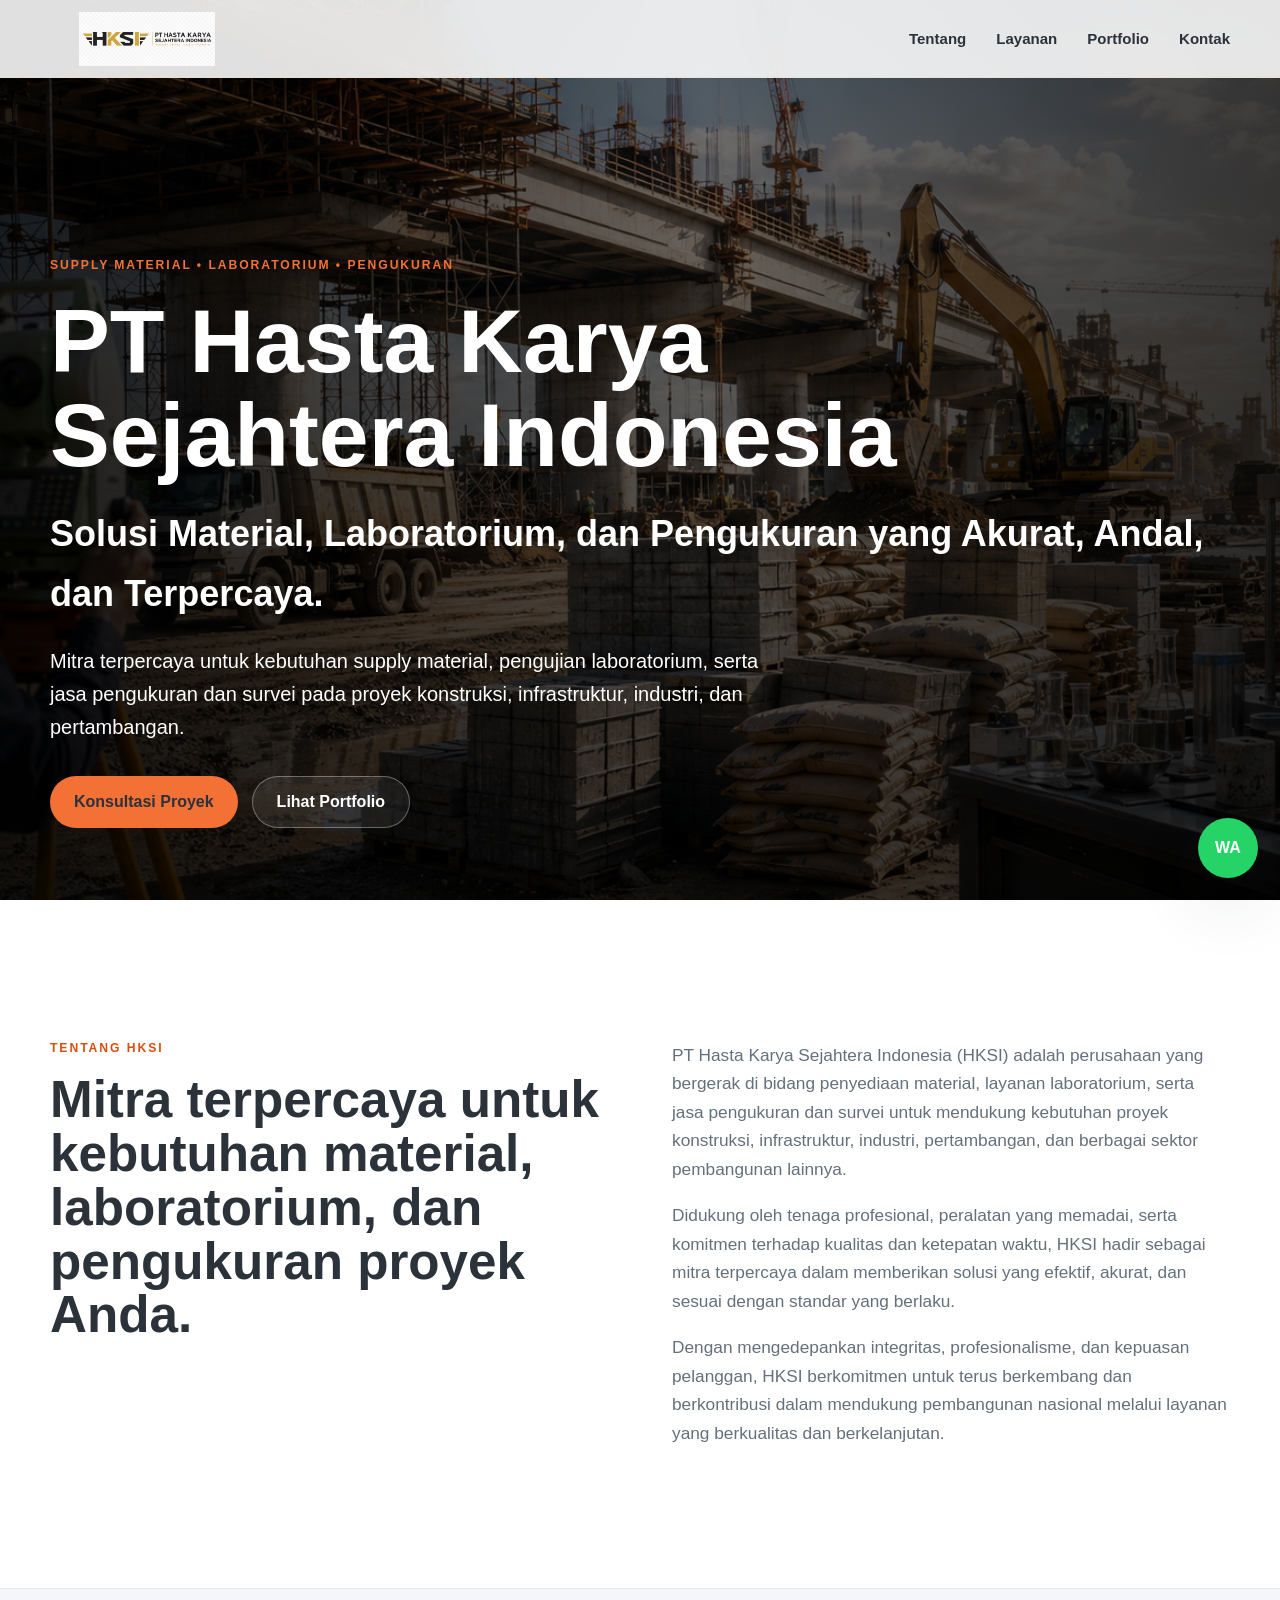
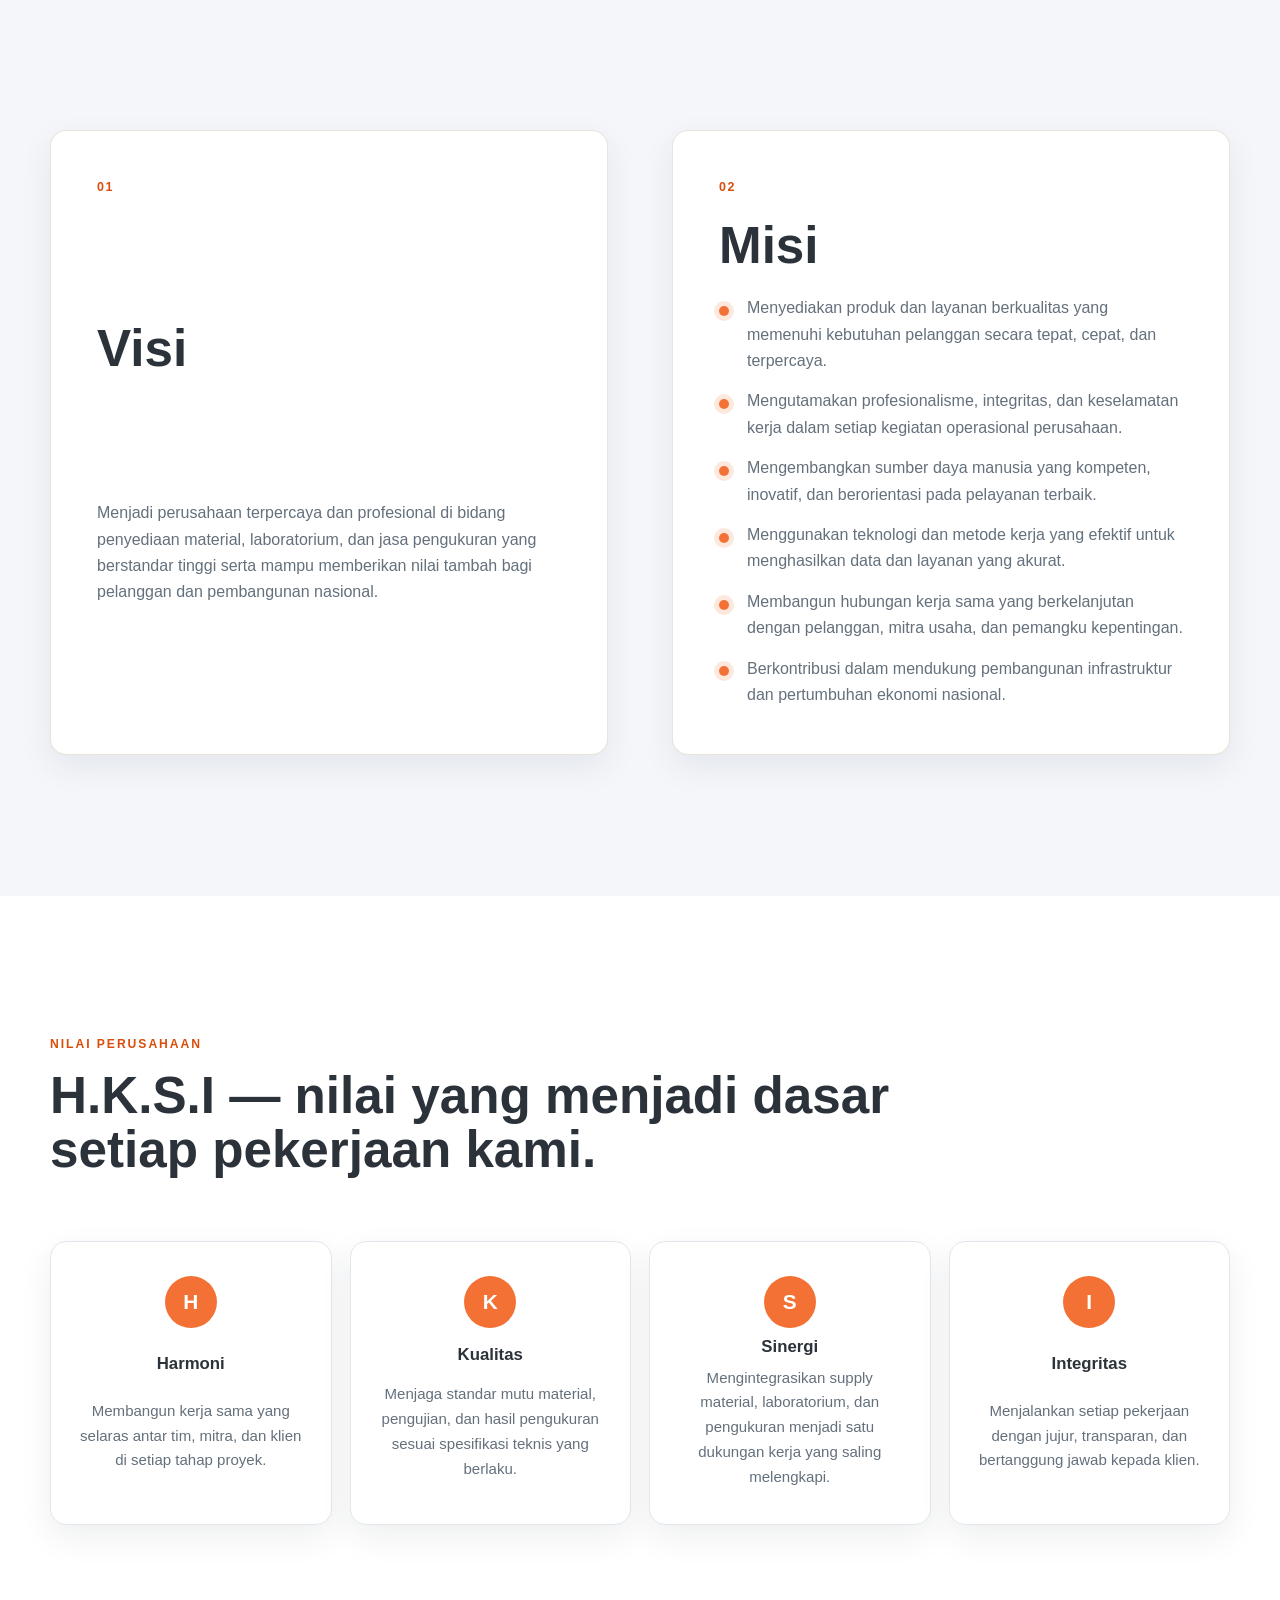
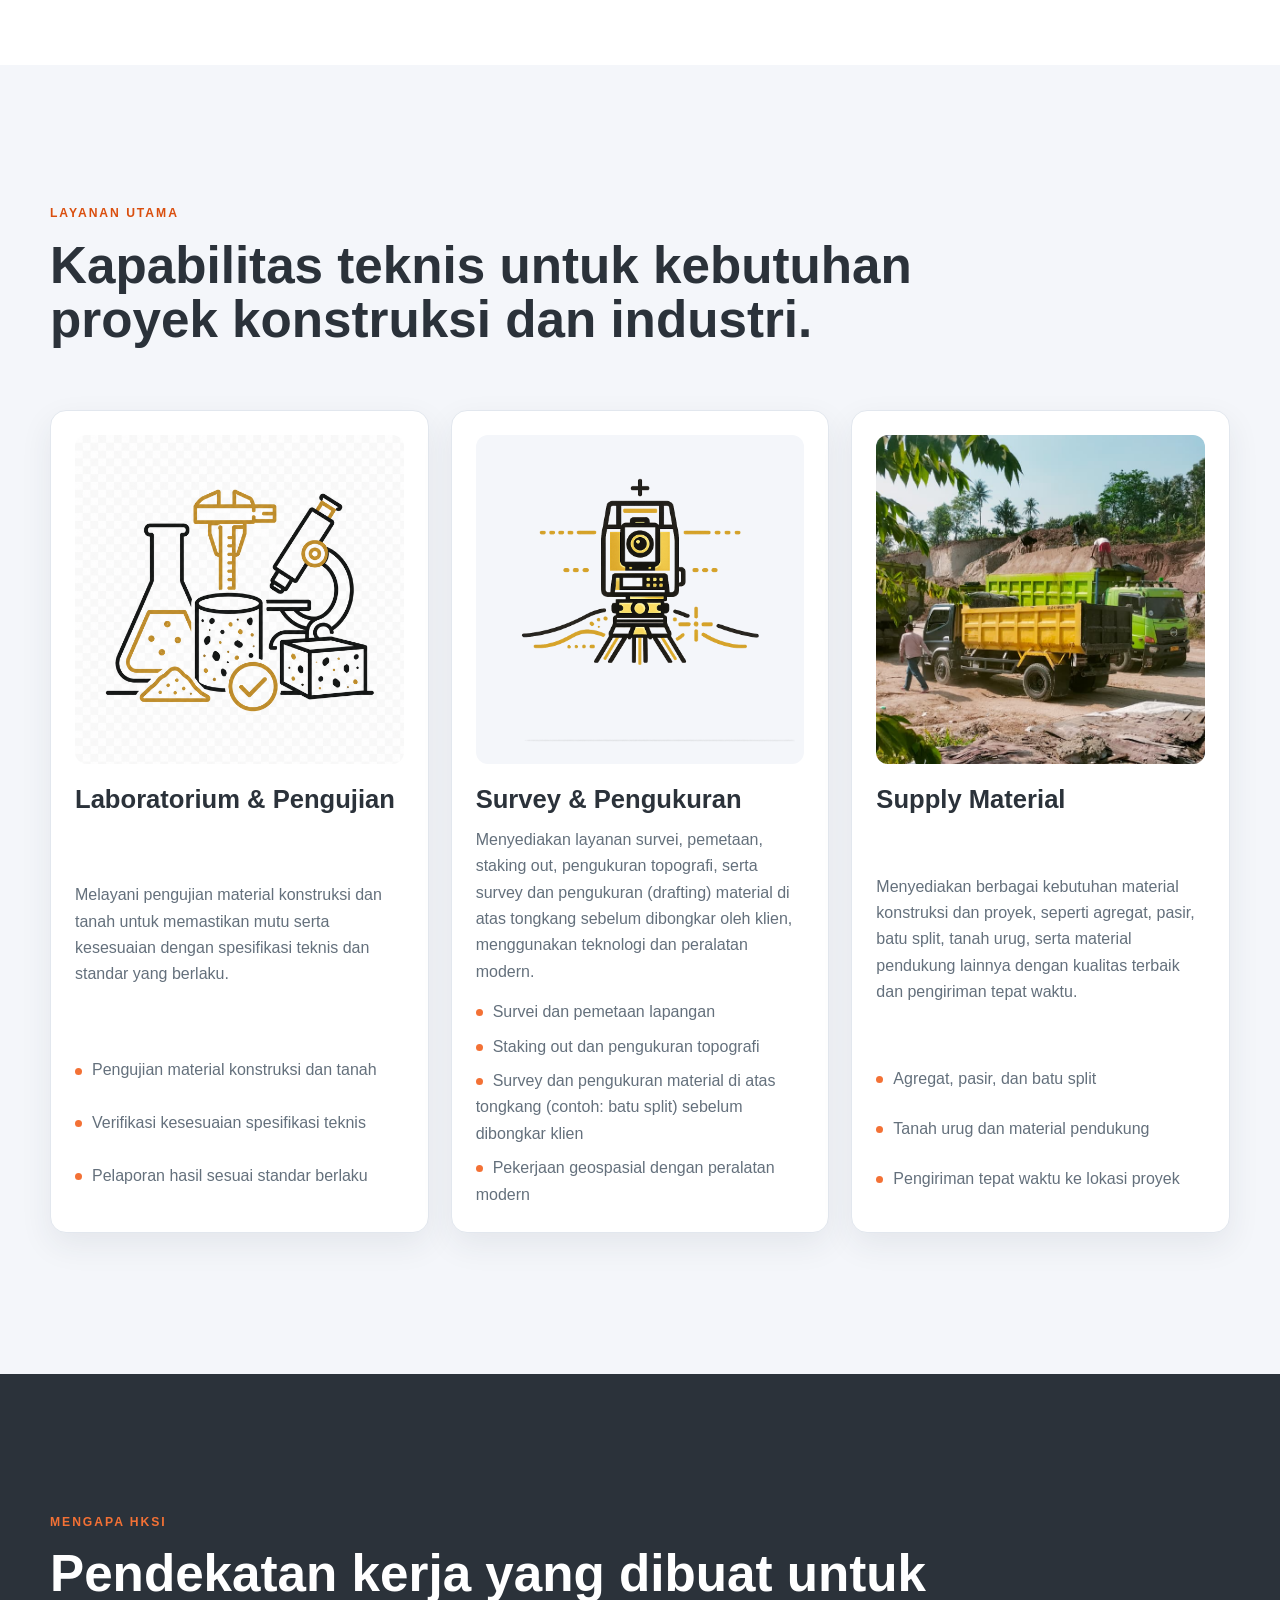
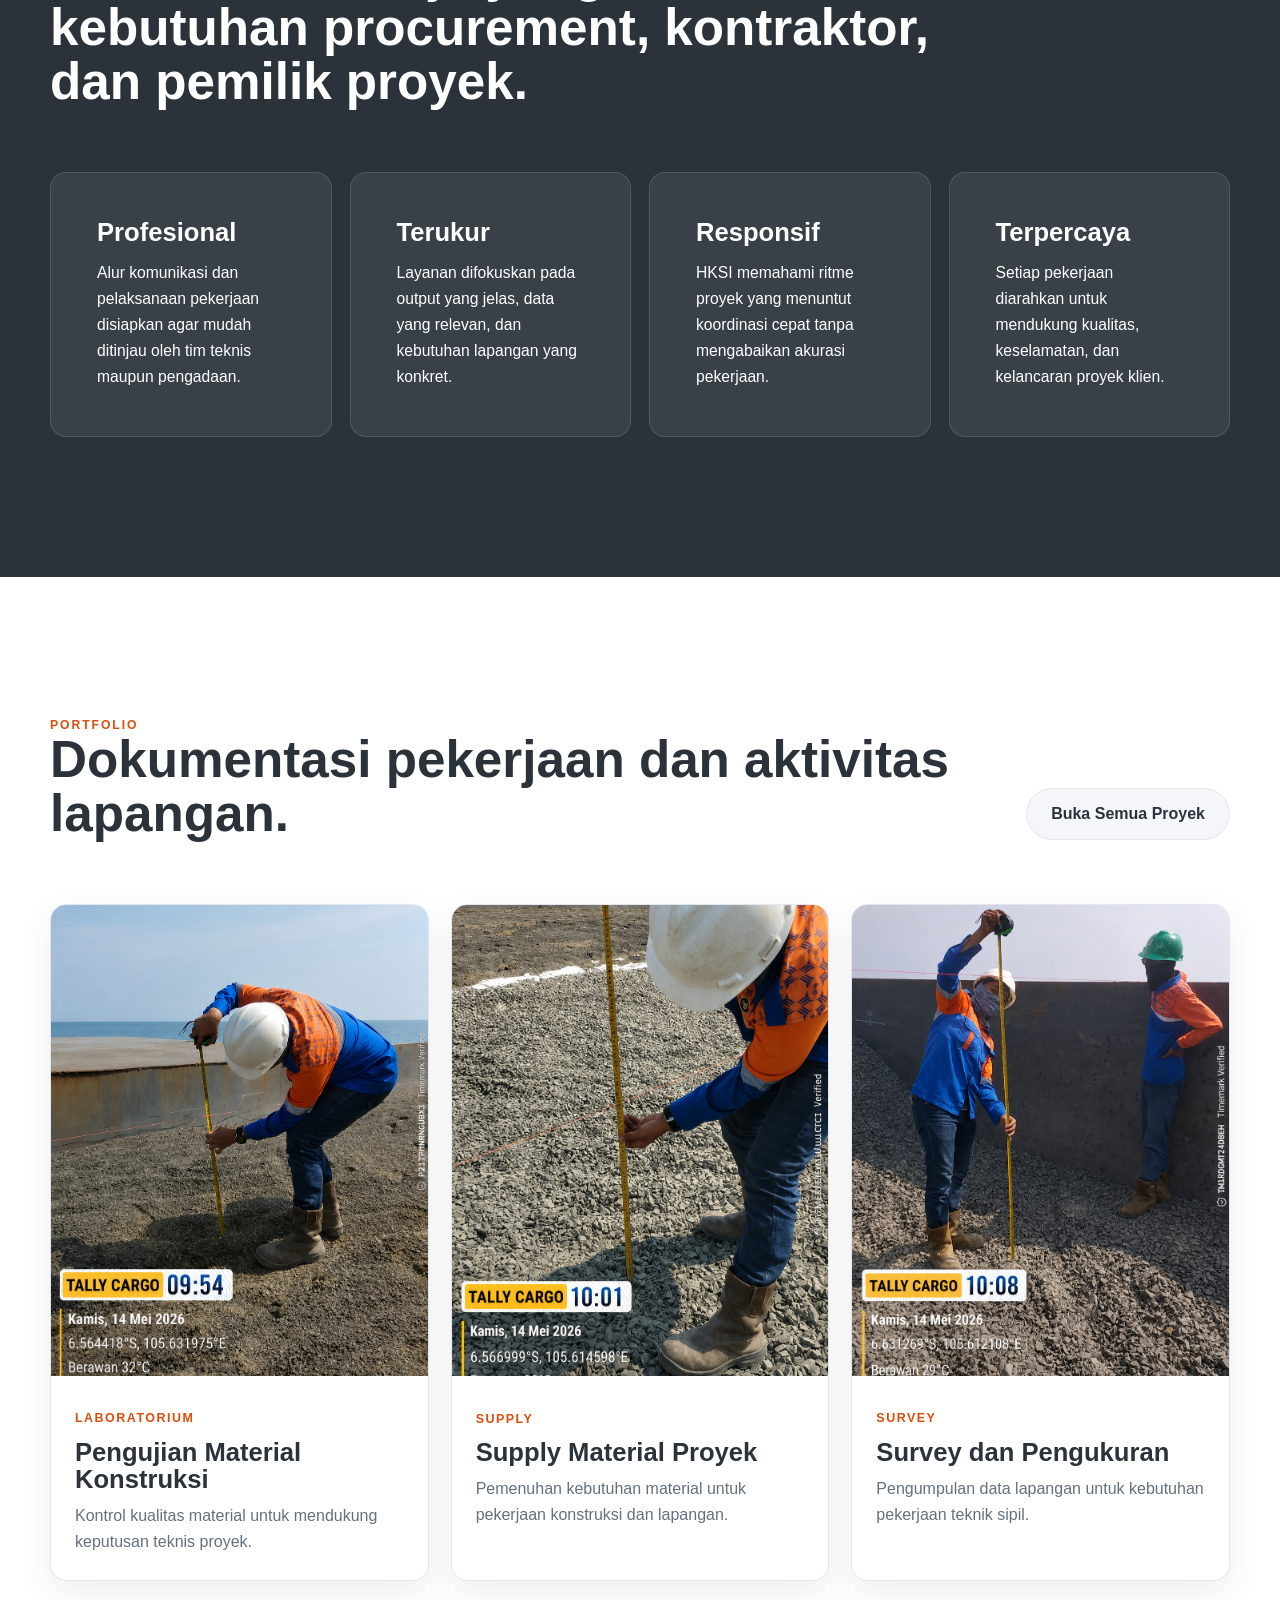
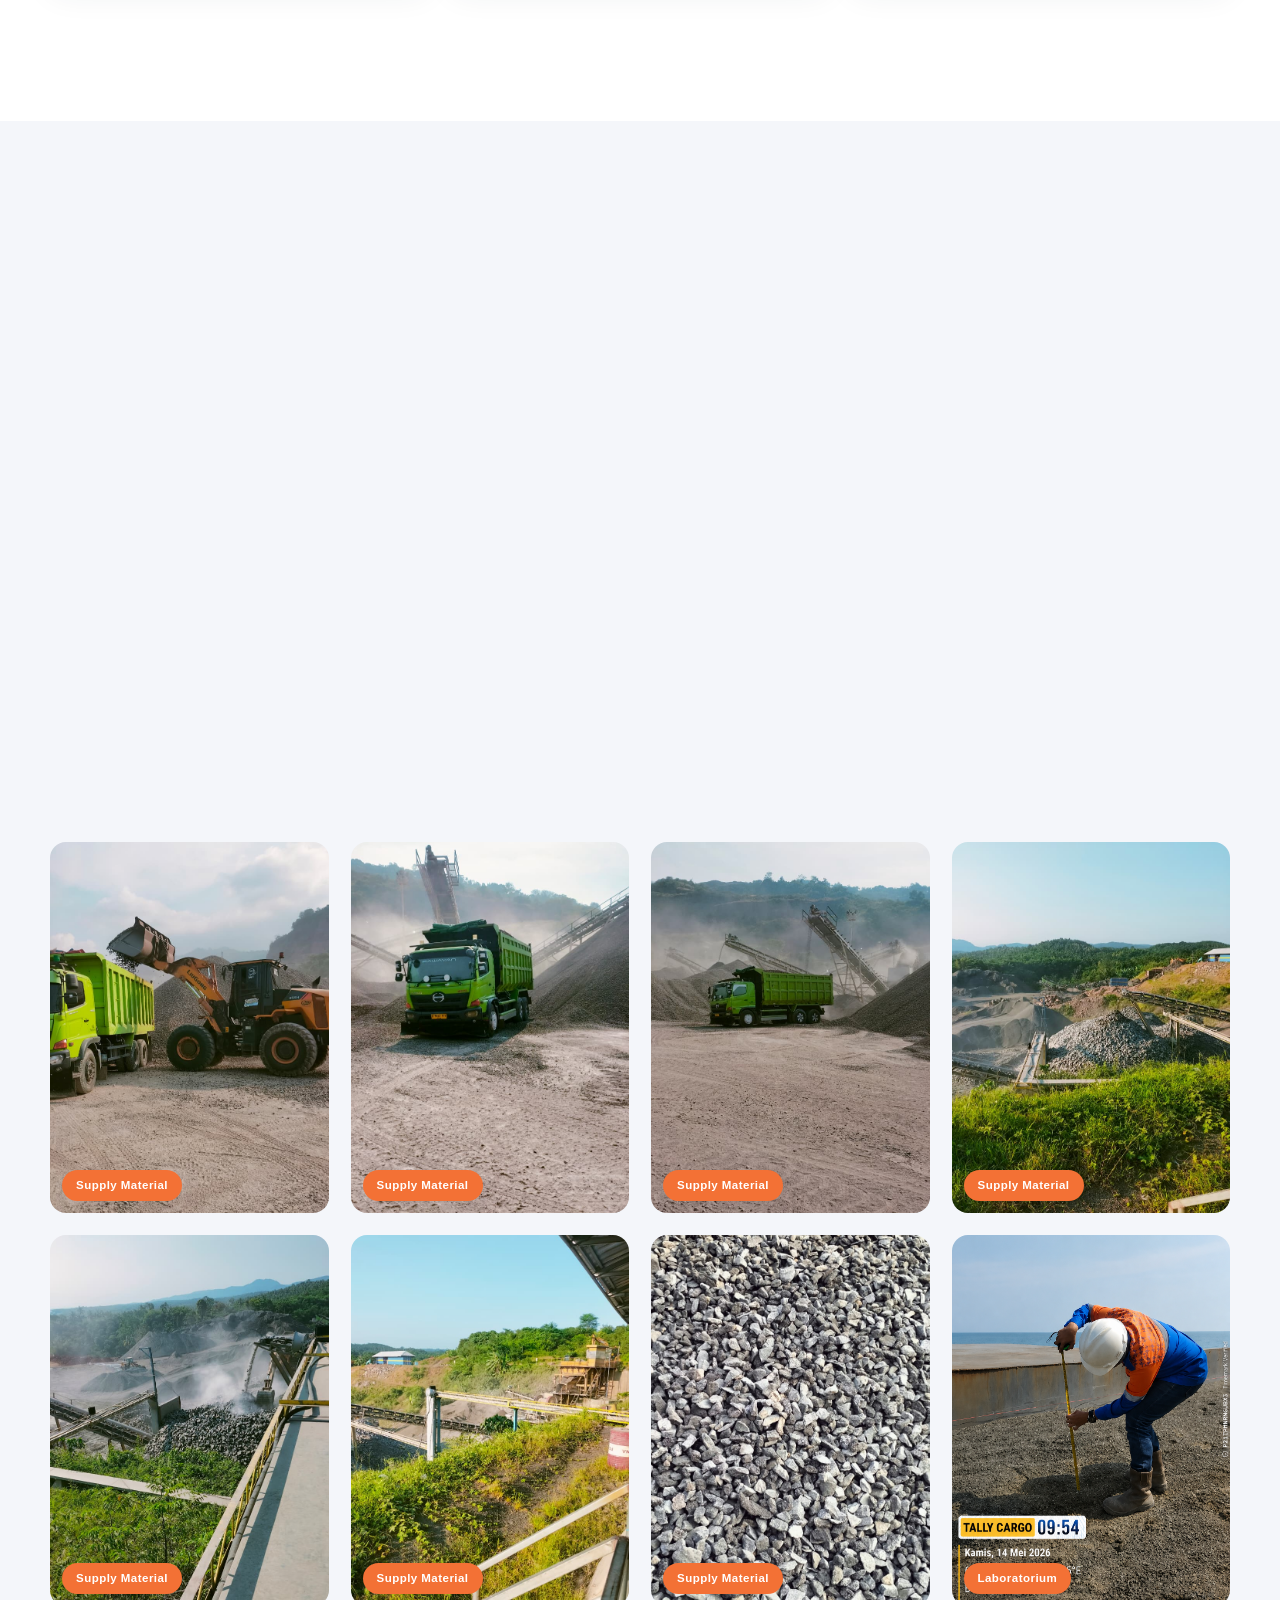
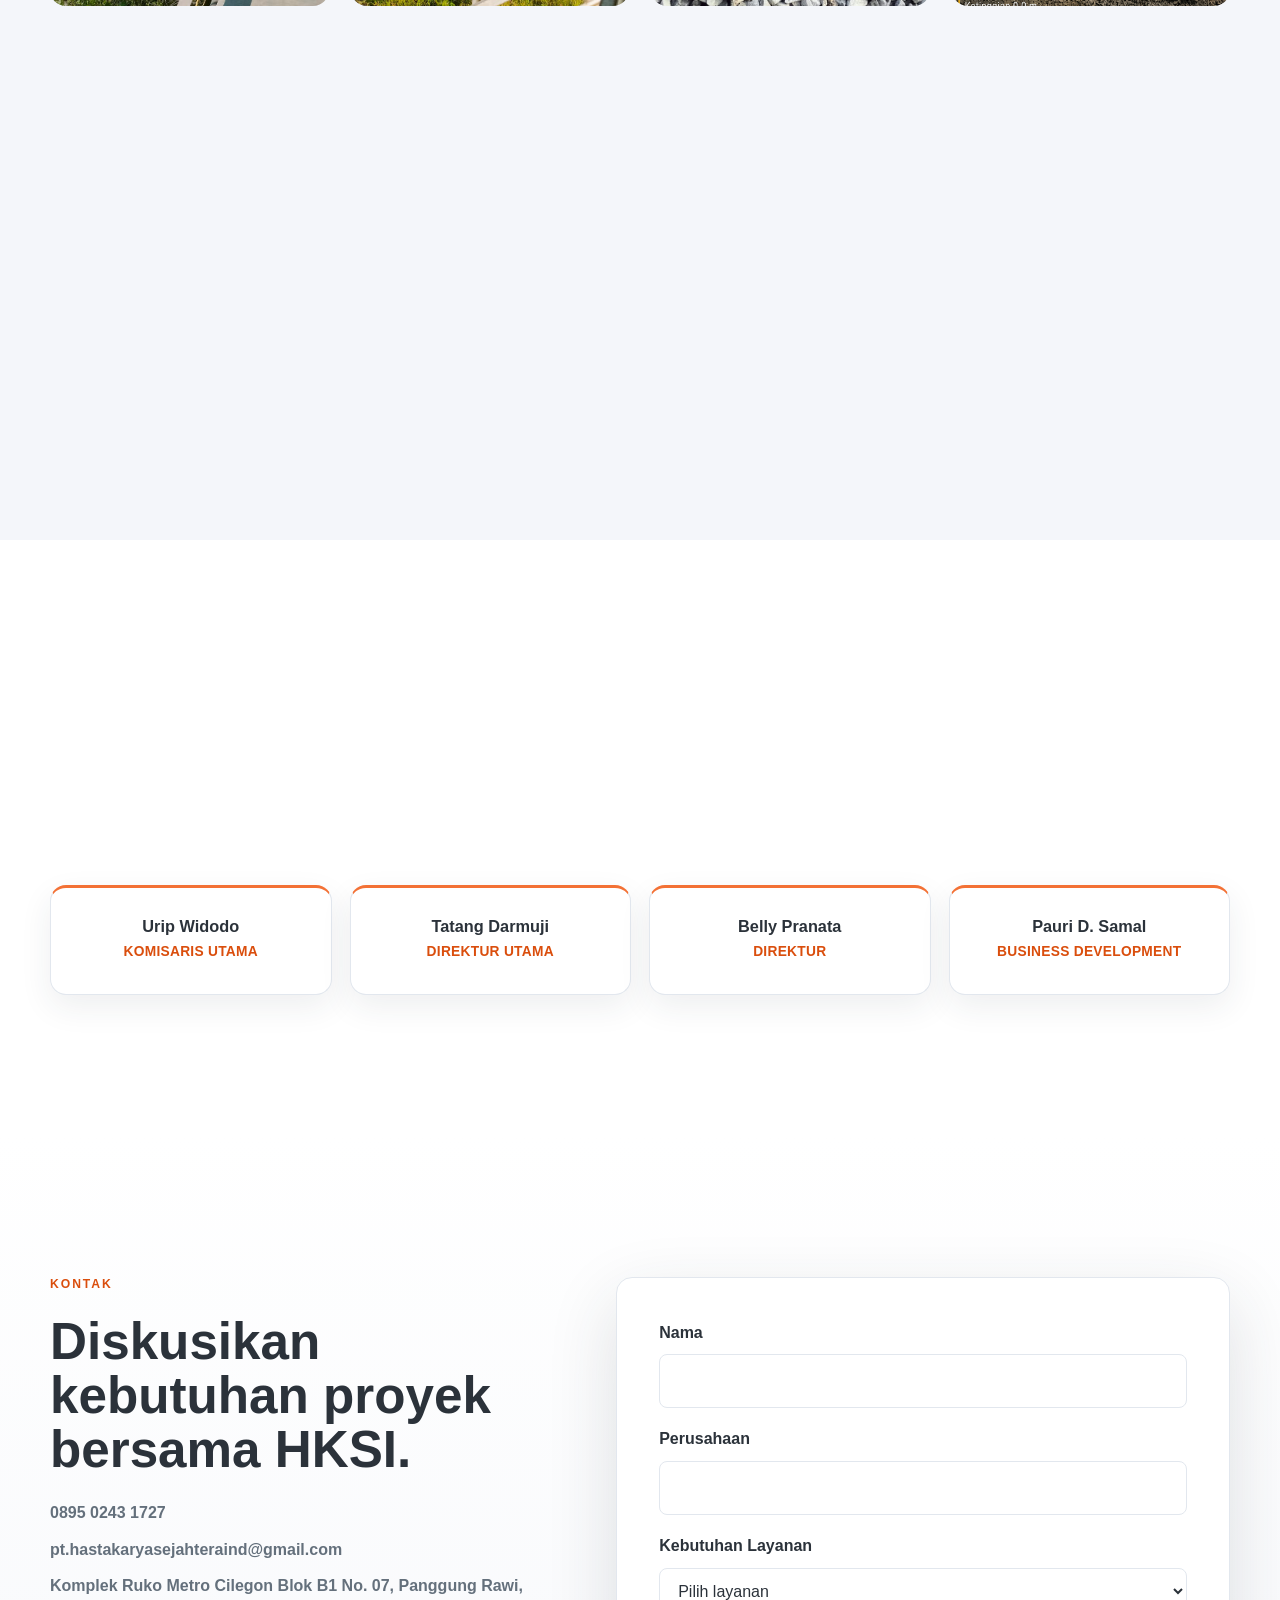
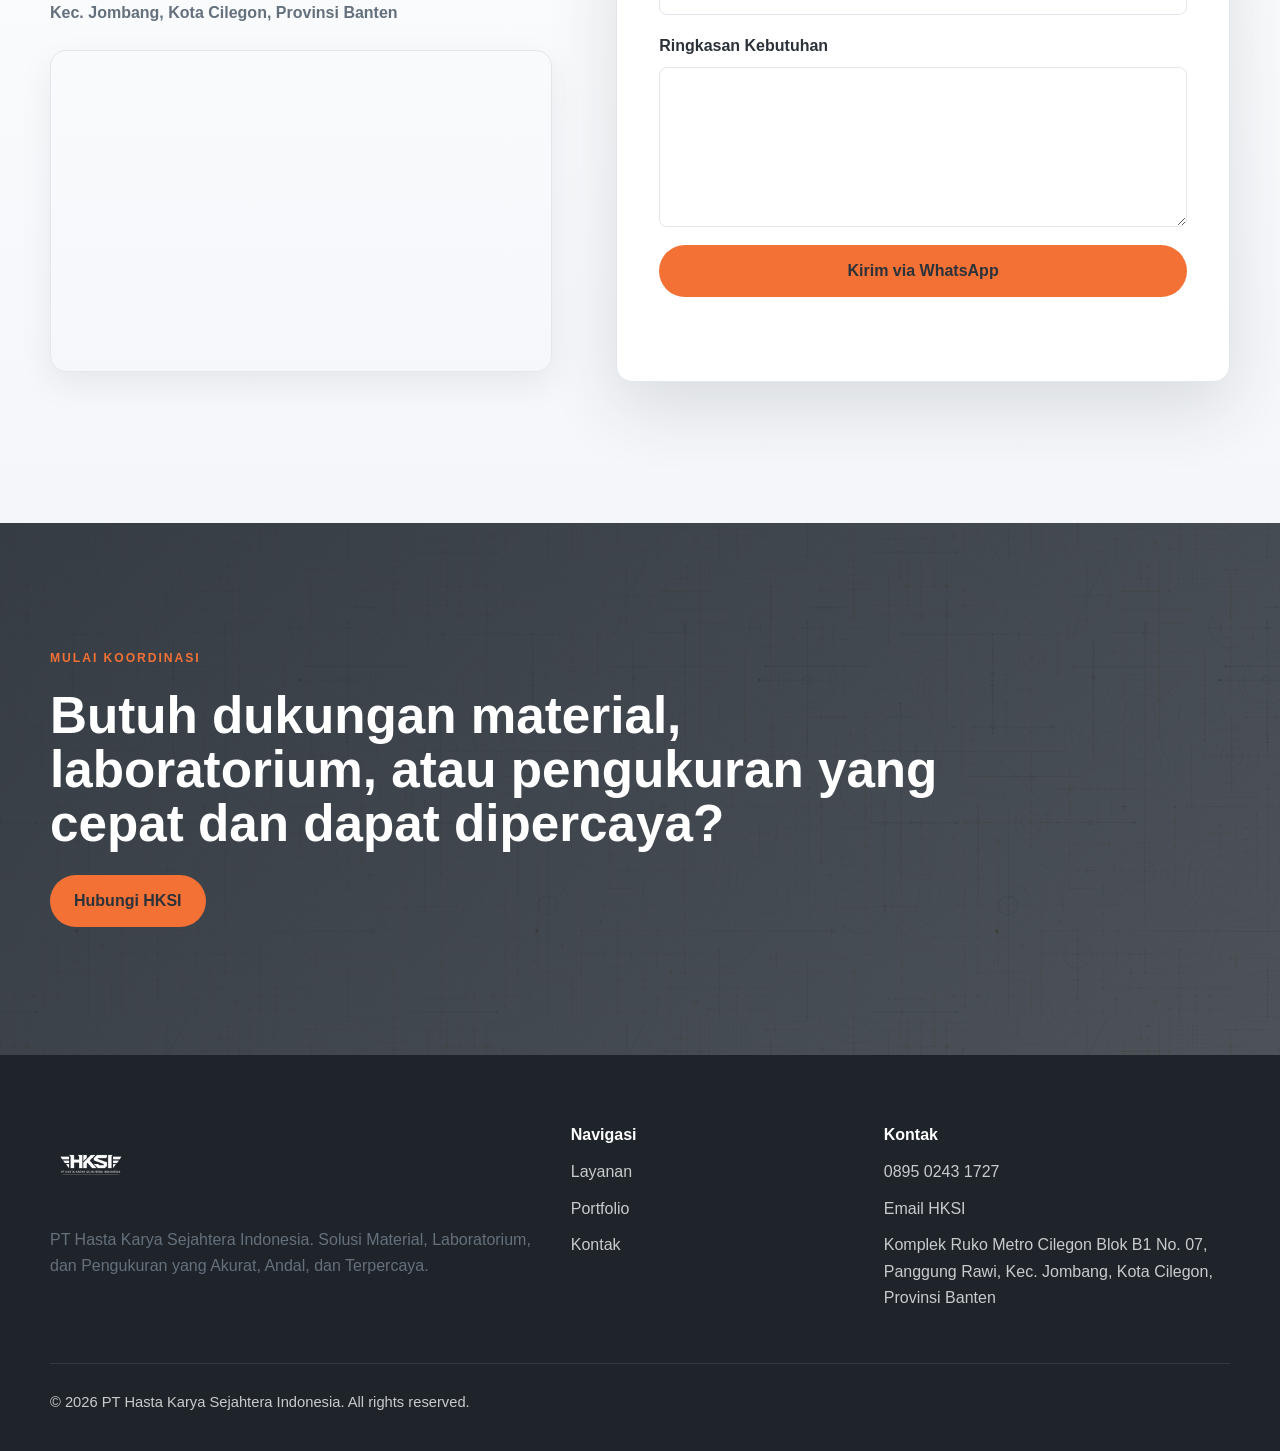
<file: index.html>
<!DOCTYPE html>
<html lang="id">
<head>
  <meta charset="UTF-8">
  <meta name="viewport" content="width=device-width, initial-scale=1.0">
  <title>HKSI</title>
  <meta name="description" content="HKSI">
  <meta name="robots" content="index, follow">
  <link rel="canonical" href="https://www.hksi.co.id/">
  <link rel="manifest" href="manifest.json">
  <link rel="icon" href="assets/img/logo/logo-icon.png">
  <link rel="apple-touch-icon" href="assets/img/logo/logo-icon.png">
  <meta name="theme-color" content="#D4AF37">
  <meta property="og:type" content="website">
  <meta property="og:title" content="HKSI">
  <meta property="og:description" content="HKSI">
  <meta property="og:url" content="https://www.hksi.co.id/">
  <meta property="og:image" content="https://www.hksi.co.id/assets/img/hero/hero-main.png">
  <meta name="twitter:card" content="summary_large_image">
  <meta name="twitter:title" content="HKSI">
  <meta name="twitter:description" content="HKSI">
  <meta name="twitter:image" content="https://www.hksi.co.id/assets/img/hero/hero-main.png">
  <link rel="preload" href="assets/img/hero/hero-main.png" as="image">
  <link rel="preload" href="assets/css/style.css" as="style">
  <link rel="stylesheet" href="assets/css/style.css">
  <script type="application/ld+json" data-schema>{}</script>
</head>
<body data-page="home">
  <a class="skip-link" href="#main">Lewati ke konten utama</a>

  <header class="site-header" data-header>
    <div class="container header__inner">
      <a class="brand" href="index.html" aria-label="HKSI beranda" data-brand></a>
      <nav class="nav" aria-label="Navigasi utama">
        <button class="nav__toggle" type="button" aria-expanded="false" aria-controls="primary-menu" data-menu-toggle>
          <span></span>
          <span></span>
          <span></span>
          <span class="sr-only">Buka menu</span>
        </button>
        <ul class="nav__list" id="primary-menu" data-menu></ul>
      </nav>
    </div>
  </header>

  <main id="main">
    <div data-page-root></div>
  </main>

  <footer class="footer" data-footer></footer>

  <a class="whatsapp-float" href="https://wa.me/6289502431727" aria-label="Hubungi HKSI melalui WhatsApp" data-wa>WA</a>
  <button class="back-to-top" type="button" aria-label="Kembali ke atas" data-back-to-top>Top</button>

  <div class="lightbox" role="dialog" aria-modal="true" aria-label="Pratinjau gambar" aria-hidden="true" data-lightbox-modal>
    <button class="lightbox__close" type="button" aria-label="Tutup pratinjau" data-lightbox-close>Close</button>
    <img src="assets/img/logo/logo-icon.png" alt="" data-lightbox-image>
    <p data-lightbox-caption></p>
  </div>

  <script src="assets/js/main.js" defer></script>
</body>
</html>
</file>
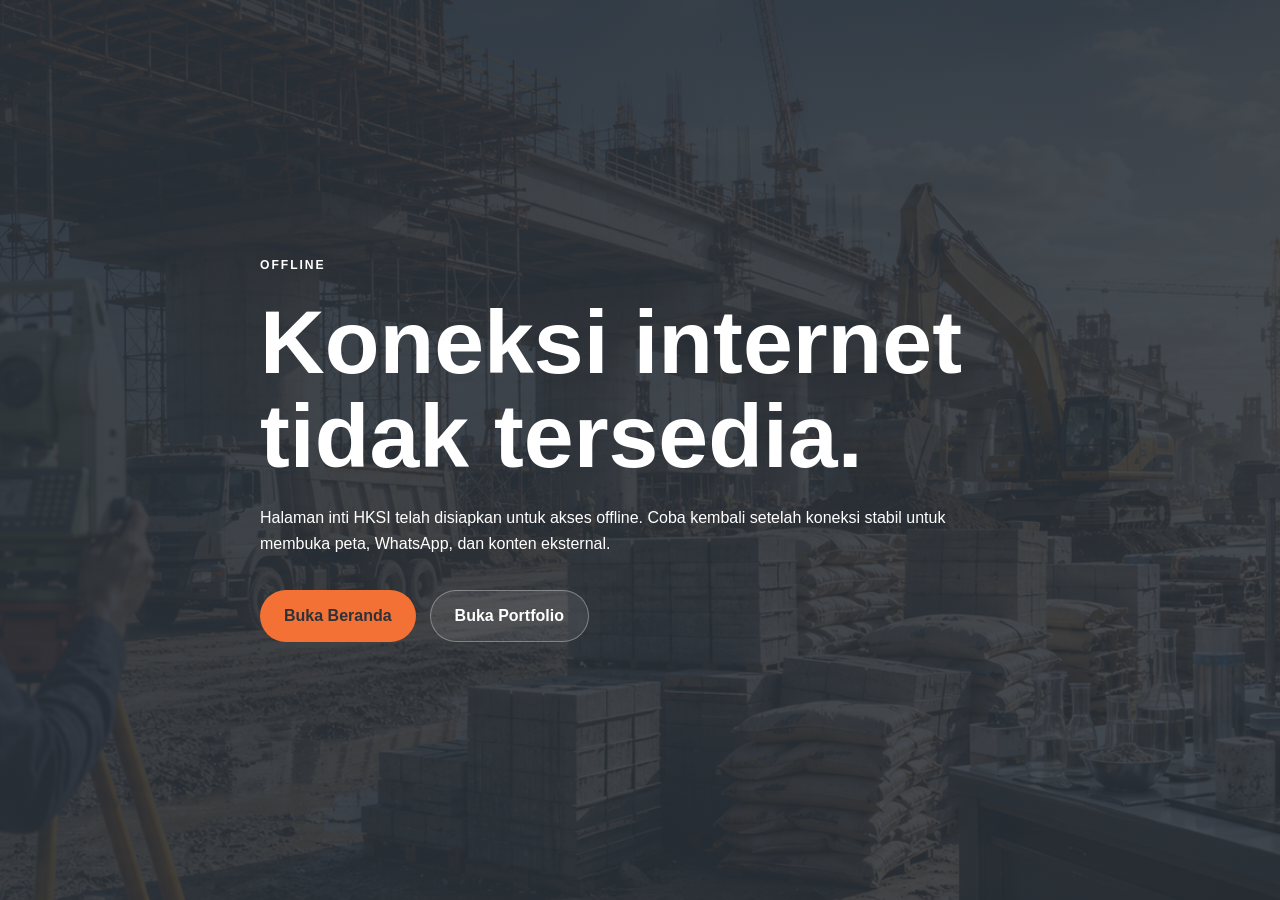
<file: offline.html>
<!DOCTYPE html>
<html lang="id">
<head>
  <meta charset="UTF-8">
  <meta name="viewport" content="width=device-width, initial-scale=1.0">
  <title>HKSI</title>
  <meta name="description" content="HKSI">
  <meta name="robots" content="noindex, nofollow">
  <link rel="icon" href="assets/img/logo/logo-icon.png">
  <link rel="stylesheet" href="assets/css/style.css">
</head>
<body data-page="offline">
  <main class="error-page">
    <section class="container error-card" aria-labelledby="offline-title" data-error-root></section>
  </main>
  <script src="assets/js/main.js" defer></script>
</body>
</html>
</file>
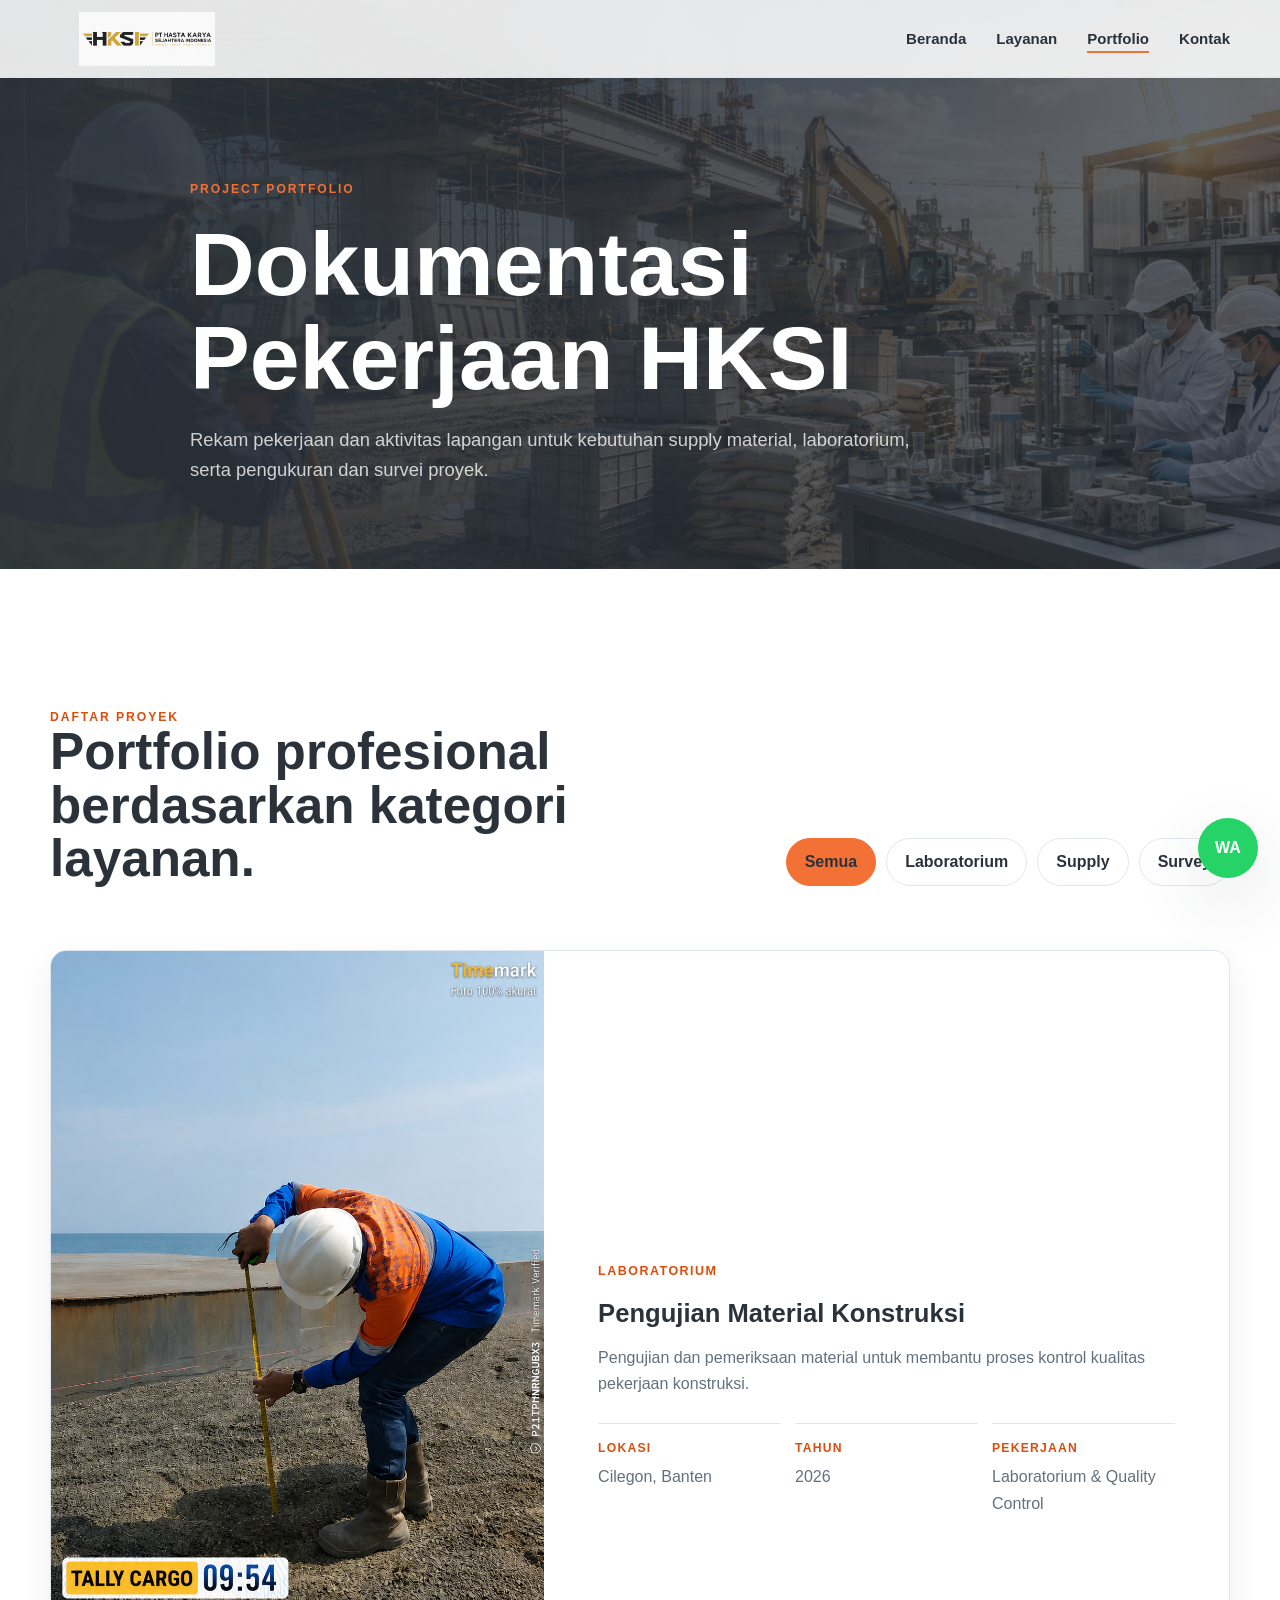
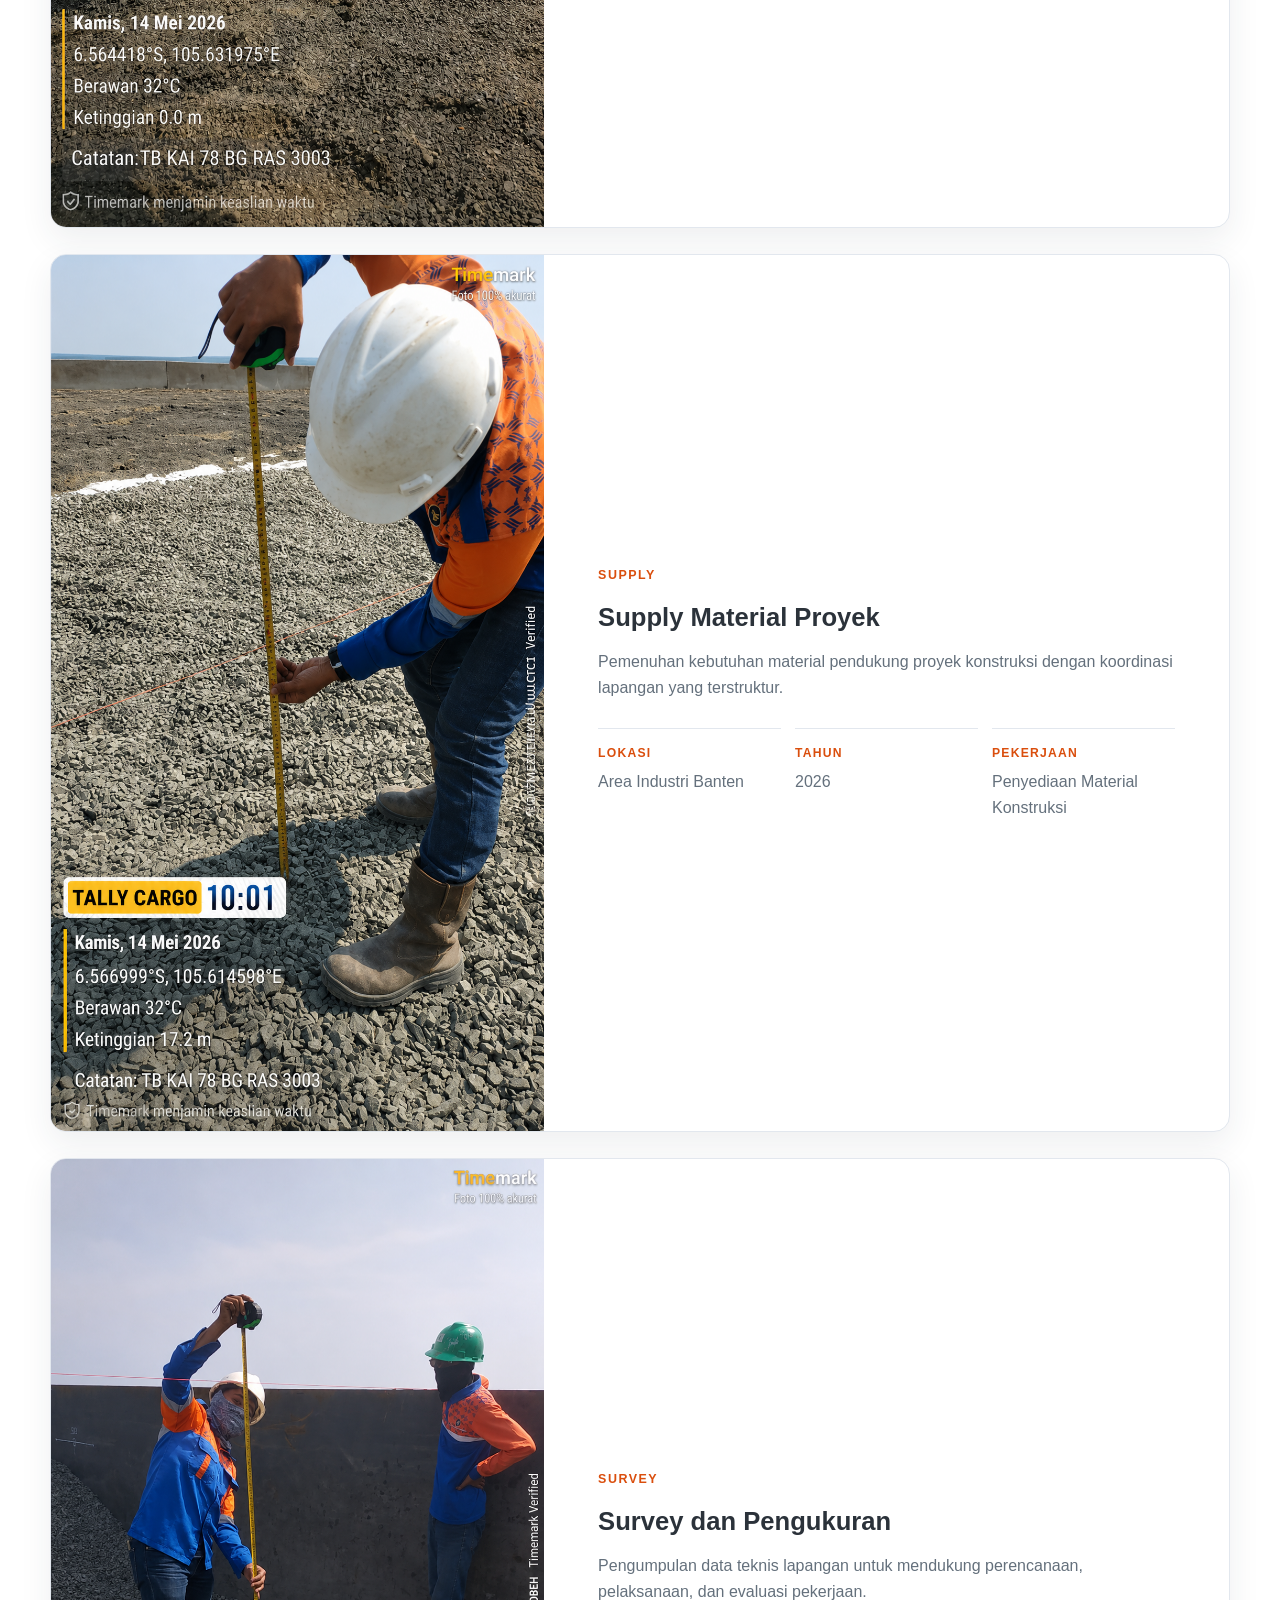
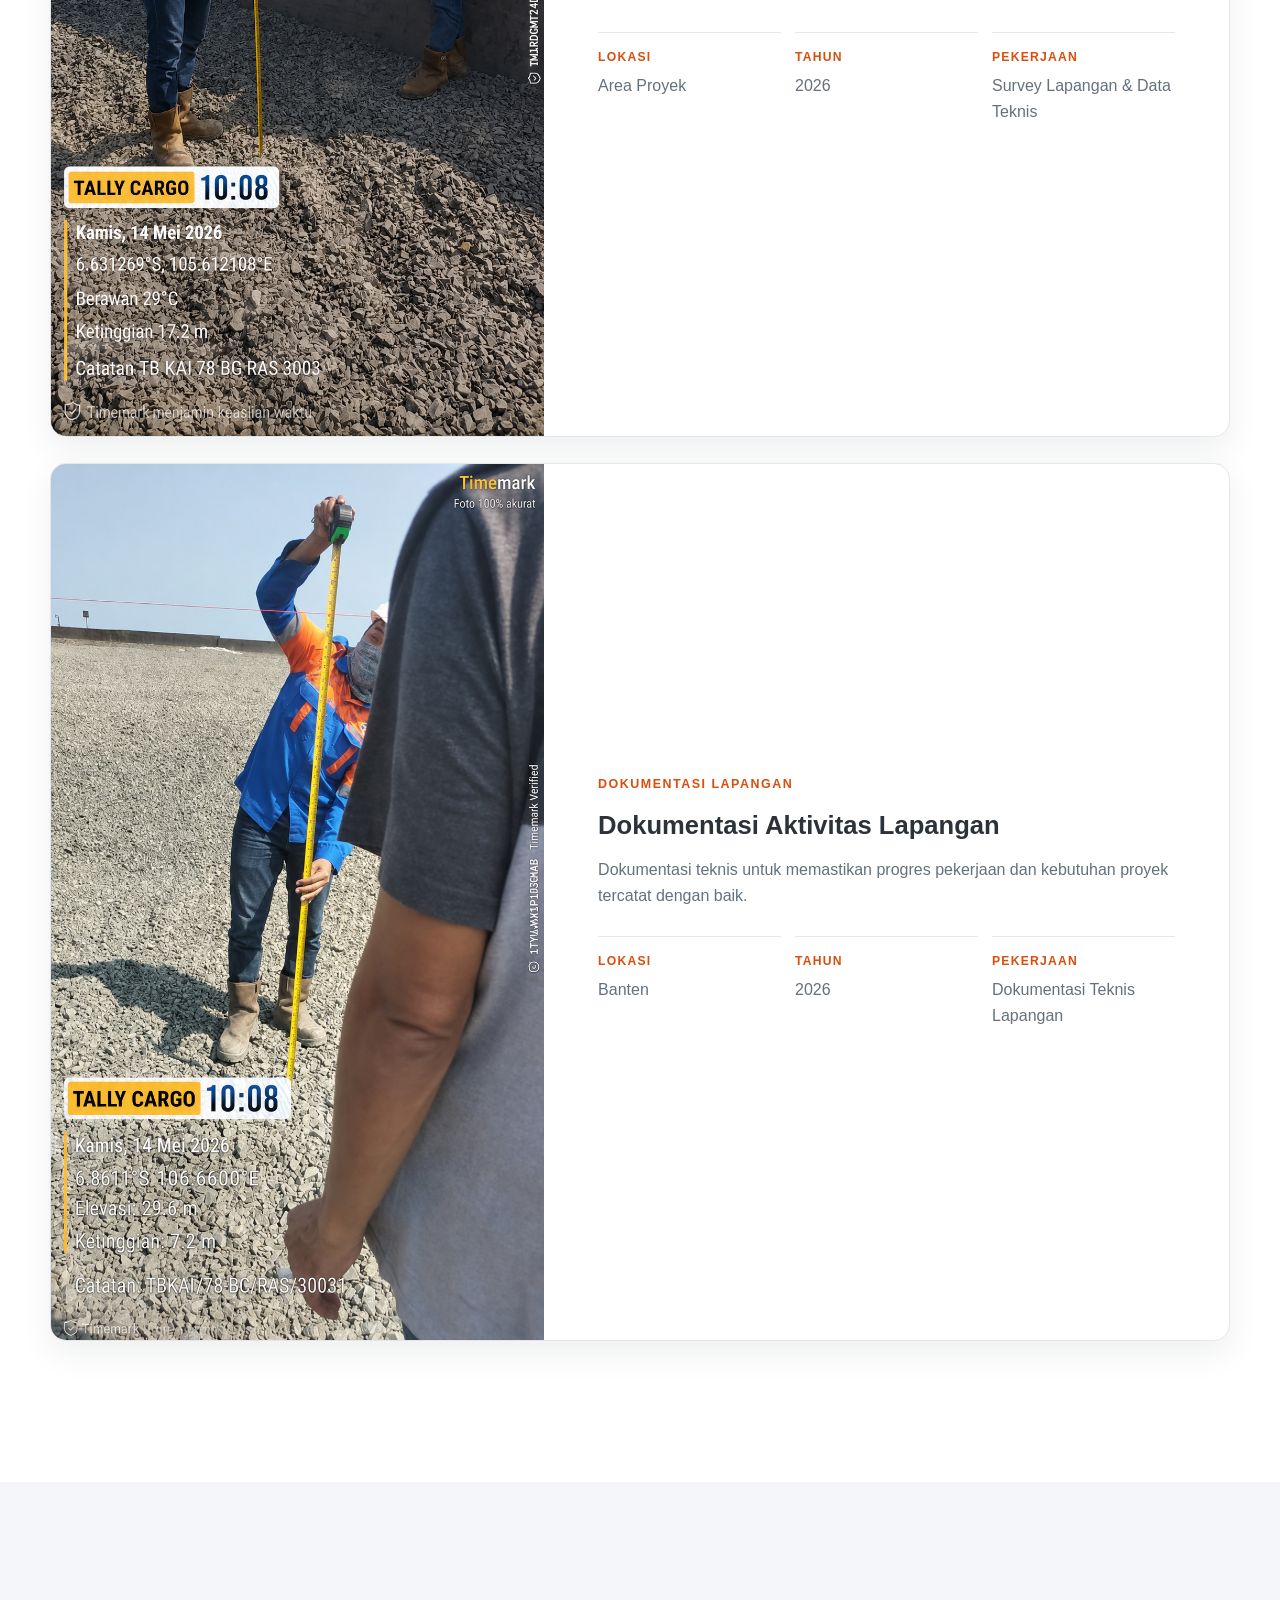
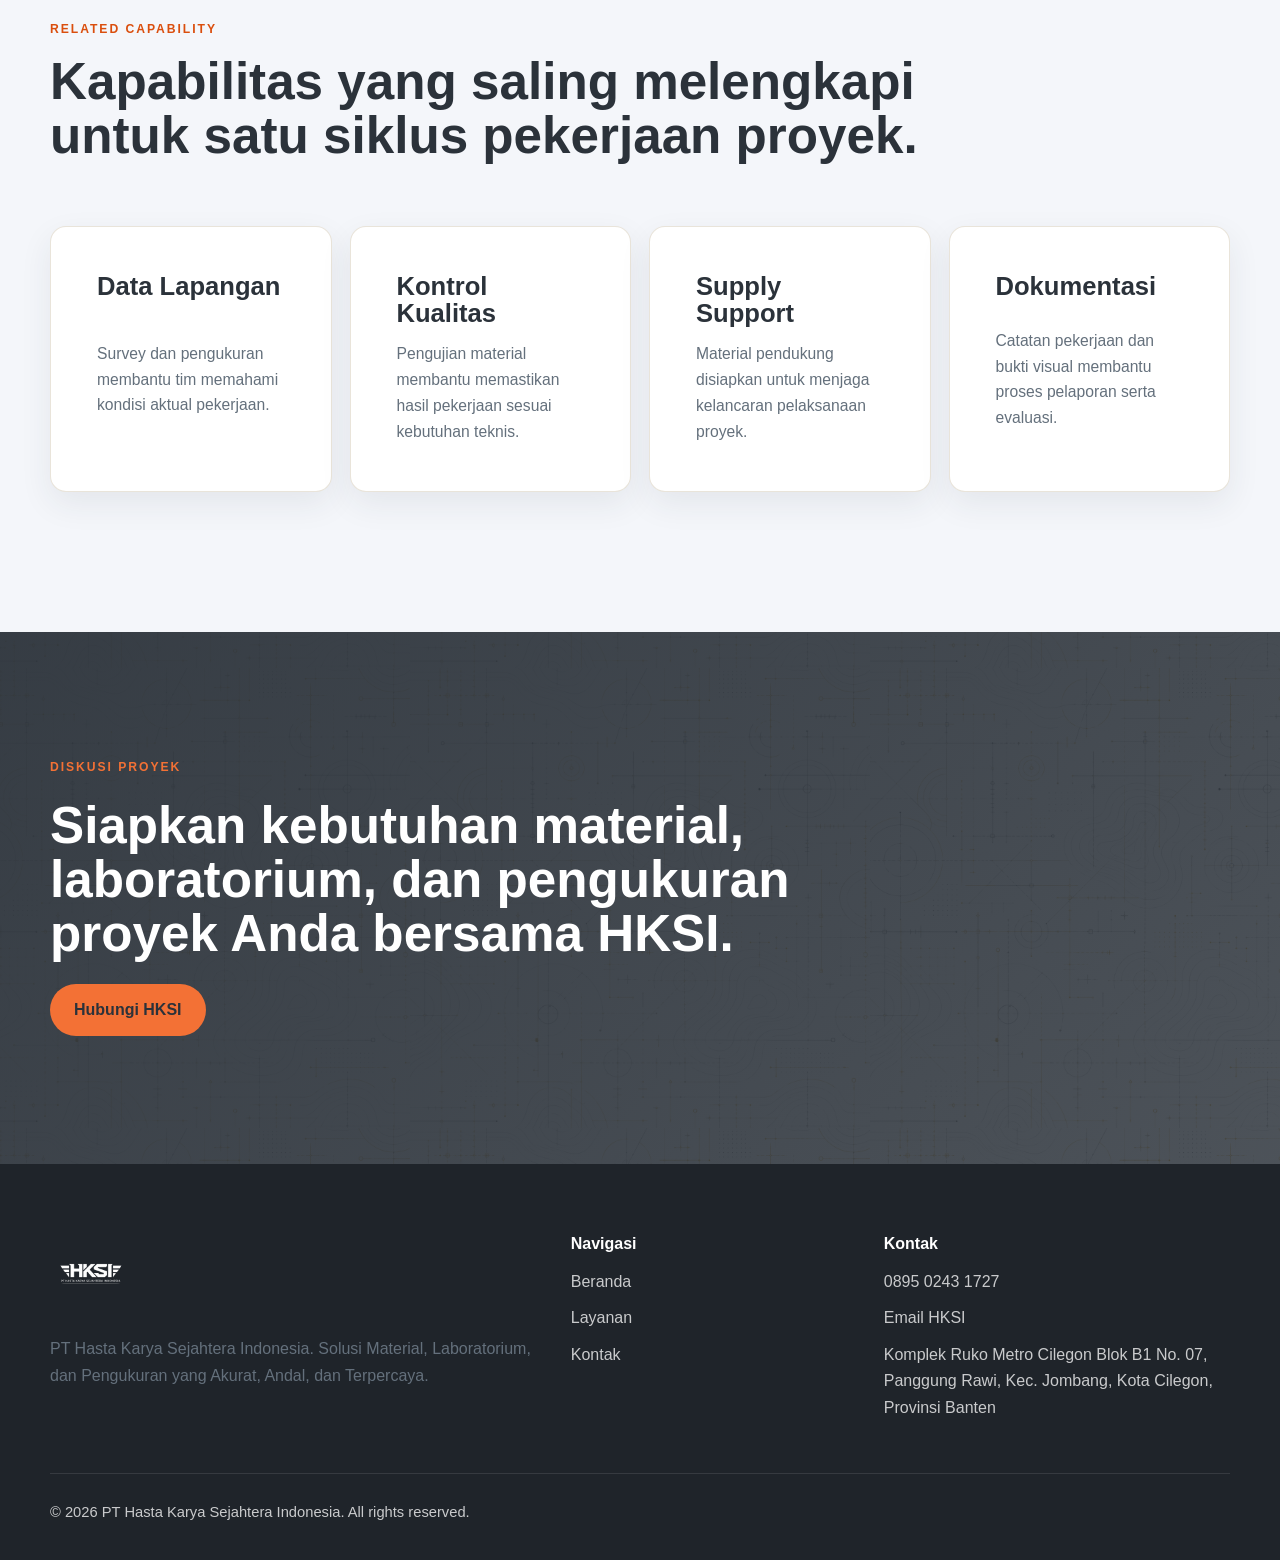
<file: project.html>
<!DOCTYPE html>
<html lang="id">
<head>
  <meta charset="UTF-8">
  <meta name="viewport" content="width=device-width, initial-scale=1.0">
  <title>HKSI Portfolio</title>
  <meta name="description" content="HKSI Portfolio">
  <meta name="robots" content="index, follow">
  <link rel="canonical" href="https://www.hksi.co.id/project.html">
  <link rel="manifest" href="manifest.json">
  <link rel="icon" href="assets/img/logo/logo-icon.png">
  <meta name="theme-color" content="#D4AF37">
  <meta property="og:type" content="website">
  <meta property="og:title" content="HKSI Portfolio">
  <meta property="og:description" content="HKSI Portfolio">
  <meta property="og:url" content="https://www.hksi.co.id/project.html">
  <meta property="og:image" content="https://www.hksi.co.id/assets/img/projects/project-laboratory-material.png">
  <meta name="twitter:card" content="summary_large_image">
  <meta name="twitter:title" content="HKSI Portfolio">
  <meta name="twitter:description" content="HKSI Portfolio">
  <meta name="twitter:image" content="https://www.hksi.co.id/assets/img/projects/project-laboratory-material.png">
  <link rel="stylesheet" href="assets/css/style.css">
  <script type="application/ld+json" data-schema>{}</script>
</head>
<body data-page="project">
  <a class="skip-link" href="#main">Lewati ke konten utama</a>

  <header class="site-header" data-header>
    <div class="container header__inner">
      <a class="brand" href="index.html" aria-label="HKSI beranda" data-brand></a>
      <nav class="nav" aria-label="Navigasi utama">
        <button class="nav__toggle" type="button" aria-expanded="false" aria-controls="primary-menu" data-menu-toggle>
          <span></span>
          <span></span>
          <span></span>
          <span class="sr-only">Buka menu</span>
        </button>
        <ul class="nav__list" id="primary-menu" data-menu></ul>
      </nav>
    </div>
  </header>

  <main id="main">
    <div data-page-root></div>
  </main>

  <footer class="footer" data-footer></footer>

  <a class="whatsapp-float" href="https://wa.me/6289502431727" aria-label="Hubungi HKSI melalui WhatsApp" data-wa>WA</a>
  <button class="back-to-top" type="button" aria-label="Kembali ke atas" data-back-to-top>Top</button>

  <div class="lightbox" role="dialog" aria-modal="true" aria-label="Pratinjau gambar" aria-hidden="true" data-lightbox-modal>
    <button class="lightbox__close" type="button" aria-label="Tutup pratinjau" data-lightbox-close>Close</button>
    <img src="assets/img/logo/logo-icon.png" alt="" data-lightbox-image>
    <p data-lightbox-caption></p>
  </div>

  <script src="assets/js/main.js" defer></script>
</body>
</html>
</file>
<file: assets/css/style.css>
:root {
  /* Brand palette — sampled directly from the official HKSI logo
     (orange #f37135, dark navy #2b323a) in the company profile. */
  --color-primary: #f37135;
  --color-primary-dark: #da4e0d;
  --color-primary-light: #f69467;
  --color-black: #2b323a;
  --color-ink: #2c3542;
  --color-muted: #64707c;
  --color-line: #e2e7ee;
  --color-soft: #f4f6fa;
  --color-white: #ffffff;
  --shadow-sm: 0 12px 32px rgba(43, 50, 58, 0.08);
  --shadow-md: 0 24px 70px rgba(43, 50, 58, 0.14);
  --radius-sm: 8px;
  --radius-md: 16px;
  --radius-lg: 24px;
  --container: 1180px;
  --header-height: 78px;
  --transition: 220ms ease;
  color-scheme: light;
}

*,
*::before,
*::after {
  box-sizing: border-box;
}

html {
  scroll-behavior: smooth;
  scroll-padding-top: calc(var(--header-height) + 24px);
}

body {
  margin: 0;
  min-width: 320px;
  font-family: Inter, "Segoe UI", Roboto, Arial, sans-serif;
  color: var(--color-ink);
  background: var(--color-white);
  line-height: 1.65;
  text-rendering: optimizeLegibility;
  -webkit-font-smoothing: antialiased;
}

body.menu-open {
  overflow: hidden;
}

img,
svg,
iframe {
  display: block;
  max-width: 100%;
}

img {
  height: auto;
}

a {
  color: inherit;
  text-decoration: none;
}

button,
input,
select,
textarea {
  font: inherit;
}

button {
  border: 0;
  cursor: pointer;
}

ul {
  padding: 0;
  margin: 0;
}

li {
  list-style: none;
}

h1,
h2,
h3,
p,
figure,
blockquote,
dl,
dd {
  margin: 0;
}

h1,
h2,
h3 {
  color: var(--color-black);
  line-height: 1.05;
  letter-spacing: 0;
}

h1 {
  font-size: clamp(3rem, 7vw, 6.25rem);
  max-width: 980px;
}

h2 {
  font-size: clamp(2rem, 4vw, 4.25rem);
  max-width: 900px;
}

h3 {
  font-size: clamp(1.25rem, 2vw, 1.75rem);
}

p {
  color: var(--color-muted);
}

:focus-visible {
  outline: 3px solid var(--color-primary);
  outline-offset: 4px;
}

::selection {
  color: var(--color-black);
  background: var(--color-primary);
}

.container {
  width: min(calc(100% - 40px), var(--container));
  margin-inline: auto;
}

.sr-only,
.skip-link {
  position: absolute;
  width: 1px;
  height: 1px;
  padding: 0;
  margin: -1px;
  overflow: hidden;
  clip: rect(0, 0, 0, 0);
  white-space: nowrap;
  border: 0;
}

.skip-link:focus {
  position: fixed;
  top: 16px;
  left: 16px;
  z-index: 10000;
  width: auto;
  height: auto;
  padding: 12px 16px;
  margin: 0;
  clip: auto;
  color: var(--color-white);
  background: var(--color-black);
  border-radius: var(--radius-sm);
}

.site-header {
  position: fixed;
  inset: 0 0 auto;
  z-index: 1000;
  height: var(--header-height);
  background: rgba(255, 255, 255, 0.88);
  border-bottom: 1px solid rgba(231, 226, 214, 0.72);
  backdrop-filter: blur(18px);
  transition: box-shadow var(--transition), background var(--transition);
}

.site-header.is-scrolled {
  background: rgba(255, 255, 255, 0.96);
  box-shadow: var(--shadow-sm);
}

.header__inner {
  height: var(--header-height);
  display: flex;
  align-items: center;
  justify-content: space-between;
  gap: 24px;
}

.brand {
  display: inline-flex;
  align-items: center;
  width: 194px;
}

.brand img {
  width: 100%;
  max-height: 54px;
  object-fit: contain;
}

.nav {
  display: flex;
  align-items: center;
}

.nav__toggle {
  display: none;
  width: 46px;
  height: 46px;
  background: var(--color-black);
  border-radius: 999px;
  align-items: center;
  justify-content: center;
  flex-direction: column;
  gap: 5px;
}

.nav__toggle span:not(.sr-only) {
  width: 18px;
  height: 2px;
  background: var(--color-white);
  transition: transform var(--transition), opacity var(--transition);
}

.nav__toggle[aria-expanded="true"] span:nth-child(1) {
  transform: translateY(7px) rotate(45deg);
}

.nav__toggle[aria-expanded="true"] span:nth-child(2) {
  opacity: 0;
}

.nav__toggle[aria-expanded="true"] span:nth-child(3) {
  transform: translateY(-7px) rotate(-45deg);
}

.nav__list {
  display: flex;
  align-items: center;
  gap: 30px;
  color: var(--color-black);
  font-size: 0.94rem;
  font-weight: 650;
}

.nav__list a {
  position: relative;
  padding-block: 10px;
}

.nav__list a::after {
  content: "";
  position: absolute;
  left: 0;
  bottom: 4px;
  width: 100%;
  height: 2px;
  background: var(--color-primary);
  transform: scaleX(0);
  transform-origin: left;
  transition: transform var(--transition);
}

.nav__list a:hover::after,
.nav__list a[aria-current="page"]::after {
  transform: scaleX(1);
}

.section {
  padding-block: clamp(82px, 11vw, 150px);
}

.section--muted {
  background: var(--color-soft);
}

.section--dark {
  color: var(--color-white);
  background: var(--color-black);
}

.section--dark h1,
.section--dark h2,
.section--dark h3,
.section--dark p {
  color: var(--color-white);
}

.section__header {
  display: grid;
  gap: 18px;
  margin-bottom: clamp(34px, 5vw, 70px);
}

.section__header--split {
  grid-template-columns: 1fr auto;
  align-items: end;
  gap: 28px;
}

.section__copy {
  display: grid;
  gap: 18px;
}

.eyebrow {
  color: var(--color-primary-dark);
  font-size: 0.76rem;
  font-weight: 800;
  line-height: 1.2;
  letter-spacing: 0.16em;
  text-transform: uppercase;
}

.section--dark .eyebrow,
.hero .eyebrow,
.page-hero .eyebrow,
.cta .eyebrow {
  color: var(--color-primary);
}

.grid {
  display: grid;
  gap: clamp(28px, 5vw, 72px);
}

.grid--2 {
  grid-template-columns: minmax(0, 1fr) minmax(0, 1fr);
  align-items: start;
}

.prose {
  display: grid;
  gap: 18px;
  font-size: 1.08rem;
}

.button {
  display: inline-flex;
  align-items: center;
  justify-content: center;
  min-height: 52px;
  padding: 14px 24px;
  border-radius: 999px;
  font-weight: 800;
  line-height: 1;
  transition: transform var(--transition), background var(--transition), border-color var(--transition);
}

.button:hover {
  transform: translateY(-2px);
}

.button--primary {
  color: var(--color-black);
  background: var(--color-primary);
}

.button--primary:hover {
  background: var(--color-primary-light);
}

.button--ghost {
  color: var(--color-white);
  border: 1px solid rgba(255, 255, 255, 0.32);
  background: rgba(255, 255, 255, 0.08);
}

.button--ghost:hover {
  border-color: rgba(255, 255, 255, 0.72);
}

.button--secondary {
  color: var(--color-black);
  background: var(--color-soft);
  border: 1px solid var(--color-line);
}

.hero {
  position: relative;
  min-height: 100svh;
  display: grid;
  align-items: end;
  overflow: hidden;
  padding-block: calc(var(--header-height) + 72px) 72px;
}

.hero__media,
.hero__media img,
.hero__shade {
  position: absolute;
  inset: 0;
}

.hero__media img {
  width: 100%;
  height: 100%;
  object-fit: cover;
}

.hero__shade {
  z-index: 1;
  background:
    linear-gradient(90deg, rgba(0, 0, 0, 0.82), rgba(0, 0, 0, 0.46) 55%, rgba(0, 0, 0, 0.72)),
    linear-gradient(0deg, rgba(0, 0, 0, 0.52), rgba(0, 0, 0, 0.08));
}

.hero__content {
  position: relative;
  z-index: 2;
  display: grid;
  gap: 22px;
}

.hero__lead {
  font-size: clamp(1.4rem, 3vw, 2.25rem);
  font-weight: 700;
}

.hero__text {
  max-width: 720px;
  color: rgba(255, 255, 255, 0.78);
  font-size: clamp(1rem, 1.6vw, 1.25rem);
}

.hero__actions {
  display: flex;
  flex-wrap: wrap;
  gap: 14px;
  margin-top: 10px;
}

.intro {
  border-bottom: 1px solid var(--color-line);
}

.statement-card,
.feature-card {
  min-height: 100%;
  padding: clamp(28px, 4vw, 46px);
  background: var(--color-white);
  border: 1px solid rgba(231, 226, 214, 0.9);
  border-radius: var(--radius-md);
  box-shadow: var(--shadow-sm);
}

.statement-card {
  display: grid;
  gap: 22px;
}

.card-index,
.project-tag {
  color: var(--color-primary-dark);
  font-size: 0.78rem;
  font-weight: 850;
  letter-spacing: 0.12em;
  text-transform: uppercase;
}

.check-list {
  display: grid;
  gap: 14px;
}

.check-list li {
  position: relative;
  padding-left: 28px;
  color: var(--color-muted);
}

.check-list li::before {
  content: "";
  position: absolute;
  left: 0;
  top: 0.68em;
  width: 10px;
  height: 10px;
  border-radius: 999px;
  background: var(--color-primary);
  box-shadow: 0 0 0 5px rgba(243, 113, 53, 0.16);
}

.service-grid {
  display: grid;
  grid-template-columns: repeat(3, minmax(0, 1fr));
  gap: 22px;
}

.service-card {
  display: grid;
  grid-template-rows: auto 1fr;
  gap: 22px;
  min-height: 100%;
  padding: 24px;
  border: 1px solid var(--color-line);
  border-radius: var(--radius-md);
  background: var(--color-white);
  box-shadow: var(--shadow-sm);
  transition: transform var(--transition), box-shadow var(--transition);
}

.service-card:hover {
  transform: translateY(-6px);
  box-shadow: var(--shadow-md);
}

.service-card img {
  width: 100%;
  aspect-ratio: 1;
  object-fit: cover;
  border-radius: 12px;
  background: var(--color-soft);
}

.service-card div {
  display: grid;
  gap: 14px;
}

.service-card ul {
  display: grid;
  gap: 8px;
  color: var(--color-muted);
}

.service-card li::before {
  content: "";
  display: inline-block;
  width: 7px;
  height: 7px;
  margin-right: 10px;
  border-radius: 50%;
  background: var(--color-primary);
  vertical-align: middle;
}

.feature-grid {
  display: grid;
  grid-template-columns: repeat(4, minmax(0, 1fr));
  gap: 18px;
}

.section--dark .feature-card {
  color: var(--color-white);
  background: rgba(255, 255, 255, 0.07);
  border-color: rgba(255, 255, 255, 0.12);
  box-shadow: none;
}

.feature-card {
  display: grid;
  gap: 14px;
}

.feature-card p {
  font-size: 0.98rem;
}

.value-grid {
  display: grid;
  grid-template-columns: repeat(4, minmax(0, 1fr));
  gap: 18px;
}

.value-card {
  display: grid;
  gap: 10px;
  padding: clamp(24px, 3.4vw, 34px) clamp(20px, 3vw, 28px);
  text-align: center;
  background: var(--color-white);
  border: 1px solid var(--color-line);
  border-radius: var(--radius-md);
  box-shadow: var(--shadow-sm);
}

.value-card__letter {
  display: inline-flex;
  align-items: center;
  justify-content: center;
  width: 52px;
  height: 52px;
  margin: 0 auto;
  color: var(--color-white);
  background: var(--color-primary);
  border-radius: 50%;
  font-size: 1.3rem;
  font-weight: 900;
}

.value-card h3 {
  font-size: 1.05rem;
}

.value-card p {
  color: var(--color-muted);
  font-size: 0.94rem;
}

.team-grid {
  display: grid;
  grid-template-columns: repeat(4, minmax(0, 1fr));
  gap: 18px;
}

.team-card {
  display: grid;
  gap: 6px;
  padding: clamp(22px, 3vw, 30px) clamp(18px, 2.6vw, 24px);
  text-align: center;
  background: var(--color-white);
  border: 1px solid var(--color-line);
  border-top: 3px solid var(--color-primary);
  border-radius: var(--radius-md);
  box-shadow: var(--shadow-sm);
}

.team-card h3 {
  font-size: 1.02rem;
}

.team-card p {
  color: var(--color-primary-dark);
  font-size: 0.86rem;
  font-weight: 800;
  letter-spacing: 0.02em;
  text-transform: uppercase;
}

.project-preview-grid,
.gallery-grid {
  display: grid;
  grid-template-columns: repeat(3, minmax(0, 1fr));
  gap: 22px;
}

.gallery-grid {
  grid-template-columns: repeat(4, minmax(0, 1fr));
}

.project-card,
.project-detail-card {
  overflow: hidden;
  background: var(--color-white);
  border: 1px solid var(--color-line);
  border-radius: var(--radius-md);
  box-shadow: var(--shadow-sm);
}

.project-card__image,
.project-detail-card__image,
.gallery-item {
  position: relative;
  width: 100%;
  padding: 0;
  overflow: hidden;
  color: inherit;
  background: var(--color-soft);
}

.project-card__image {
  aspect-ratio: 4 / 5;
}

.project-detail-card__image {
  min-height: 100%;
}

.gallery-item {
  aspect-ratio: 3 / 4;
  border-radius: var(--radius-md);
}

.gallery-item__tag {
  position: absolute;
  left: 12px;
  bottom: 12px;
  z-index: 1;
  padding: 6px 14px;
  color: var(--color-white);
  background: var(--color-primary);
  border-radius: 999px;
  font-size: 0.72rem;
  font-weight: 800;
  letter-spacing: 0.04em;
  box-shadow: var(--shadow-sm);
}

.project-card__image img,
.project-detail-card__image img,
.gallery-item img {
  width: 100%;
  height: 100%;
  object-fit: cover;
  transition: transform 500ms ease;
}

.project-card__image:hover img,
.project-detail-card__image:hover img,
.gallery-item:hover img {
  transform: scale(1.045);
}

.project-card__body {
  display: grid;
  gap: 10px;
  padding: 24px;
}

.project-card__body span {
  color: var(--color-primary-dark);
  font-size: 0.78rem;
  font-weight: 850;
  text-transform: uppercase;
  letter-spacing: 0.12em;
}

.contact {
  background: linear-gradient(180deg, var(--color-white), var(--color-soft));
}

.contact__grid {
  display: grid;
  grid-template-columns: 0.9fr 1.1fr;
  gap: clamp(28px, 5vw, 70px);
  align-items: start;
}

.contact__info {
  display: grid;
  gap: 24px;
}

.contact-list {
  display: grid;
  gap: 10px;
  color: var(--color-muted);
  font-weight: 700;
}

.contact-list a:hover {
  color: var(--color-primary-dark);
}

.map-shell {
  overflow: hidden;
  border: 1px solid var(--color-line);
  border-radius: var(--radius-md);
  box-shadow: var(--shadow-sm);
}

.map-shell iframe {
  width: 100%;
  height: 320px;
  border: 0;
}

.contact-form {
  display: grid;
  gap: 18px;
  padding: clamp(26px, 4vw, 42px);
  background: var(--color-white);
  border: 1px solid var(--color-line);
  border-radius: var(--radius-md);
  box-shadow: var(--shadow-md);
}

.form-field {
  display: grid;
  gap: 8px;
}

.form-field label {
  color: var(--color-black);
  font-weight: 800;
}

.form-field input,
.form-field select,
.form-field textarea {
  width: 100%;
  border: 1px solid var(--color-line);
  border-radius: var(--radius-sm);
  padding: 13px 14px;
  color: var(--color-black);
  background: var(--color-white);
  transition: border-color var(--transition), box-shadow var(--transition);
}

.form-field textarea {
  resize: vertical;
  min-height: 136px;
}

.form-field input:focus,
.form-field select:focus,
.form-field textarea:focus {
  outline: 0;
  border-color: var(--color-primary);
  box-shadow: 0 0 0 4px rgba(243, 113, 53, 0.18);
}

.form-status {
  min-height: 24px;
  color: var(--color-primary-dark);
  font-weight: 750;
}

.cta {
  padding-block: clamp(76px, 10vw, 130px);
  color: var(--color-white);
  background:
    linear-gradient(135deg, rgba(43, 50, 58, 0.95), rgba(43, 50, 58, 0.84)),
    url("../img/pattern/pattern-engineering.png") center / 460px;
}

.cta__inner {
  display: grid;
  gap: 24px;
  justify-items: start;
}

.cta h2 {
  color: var(--color-white);
}

.footer {
  padding-block: 72px 26px;
  color: rgba(255, 255, 255, 0.76);
  background: #1f242a;
}

.footer__grid {
  display: grid;
  grid-template-columns: 1.4fr 0.8fr 1fr;
  gap: 36px;
}

.footer img {
  width: 82px;
  margin-bottom: 18px;
}

.footer h2 {
  margin-bottom: 16px;
  color: var(--color-white);
  font-size: 1rem;
}

.footer a,
.footer span {
  display: block;
  margin-bottom: 10px;
}

.footer a:hover {
  color: var(--color-primary);
}

.footer__bottom {
  padding-top: 26px;
  margin-top: 42px;
  border-top: 1px solid rgba(255, 255, 255, 0.1);
  font-size: 0.92rem;
}

.whatsapp-float,
.back-to-top {
  position: fixed;
  z-index: 900;
  right: 22px;
  display: inline-flex;
  align-items: center;
  justify-content: center;
  border-radius: 999px;
  font-weight: 900;
  box-shadow: var(--shadow-md);
}

.whatsapp-float {
  bottom: 22px;
  width: 60px;
  height: 60px;
  color: var(--color-white);
  background: #25d366;
}

.back-to-top {
  bottom: 92px;
  min-width: 54px;
  height: 42px;
  padding-inline: 14px;
  color: var(--color-black);
  background: var(--color-primary);
  opacity: 0;
  pointer-events: none;
  transform: translateY(8px);
  transition: opacity var(--transition), transform var(--transition);
}

.back-to-top.is-visible {
  opacity: 1;
  pointer-events: auto;
  transform: translateY(0);
}

.lightbox {
  position: fixed;
  inset: 0;
  z-index: 2000;
  display: none;
  align-items: center;
  justify-content: center;
  padding: 72px 22px 34px;
  background: rgba(0, 0, 0, 0.9);
}

.lightbox.is-open {
  display: flex;
}

.lightbox img {
  width: min(92vw, 960px);
  max-height: 78vh;
  object-fit: contain;
  border-radius: var(--radius-md);
  box-shadow: var(--shadow-md);
}

.lightbox p {
  position: absolute;
  left: 22px;
  right: 22px;
  bottom: 20px;
  color: var(--color-white);
  text-align: center;
}

.lightbox__close {
  position: absolute;
  top: 18px;
  right: 18px;
  min-height: 44px;
  padding: 10px 16px;
  color: var(--color-white);
  background: rgba(255, 255, 255, 0.12);
  border: 1px solid rgba(255, 255, 255, 0.2);
  border-radius: 999px;
}

.page-hero {
  position: relative;
  padding-block: calc(var(--header-height) + 104px) 84px;
  overflow: hidden;
}

.page-hero::before {
  content: "";
  position: absolute;
  inset: 0;
  background:
    linear-gradient(90deg, rgba(43, 50, 58, 0.94), rgba(43, 50, 58, 0.72)),
    url("../img/hero/hero-main.png") center / cover;
}

.page-hero__content {
  position: relative;
  display: grid;
  gap: 20px;
  max-width: 900px;
}

.page-hero p:not(.eyebrow) {
  max-width: 740px;
  color: rgba(255, 255, 255, 0.78);
  font-size: 1.15rem;
}

.filter-group {
  display: flex;
  flex-wrap: wrap;
  gap: 10px;
}

.filter-button {
  min-height: 44px;
  padding: 10px 18px;
  color: var(--color-black);
  background: var(--color-white);
  border: 1px solid var(--color-line);
  border-radius: 999px;
  font-weight: 800;
  transition: background var(--transition), border-color var(--transition);
}

.filter-button:hover,
.filter-button.is-active {
  background: var(--color-primary);
  border-color: var(--color-primary);
}

.project-list {
  display: grid;
  gap: 26px;
}

.project-detail-card {
  display: grid;
  grid-template-columns: minmax(260px, 0.72fr) minmax(0, 1fr);
}

.project-detail-card.is-hidden,
.gallery-item.is-hidden {
  display: none;
}

.project-detail-card__body {
  display: grid;
  align-content: center;
  gap: 18px;
  padding: clamp(26px, 5vw, 54px);
}

.project-meta {
  display: grid;
  grid-template-columns: repeat(3, minmax(0, 1fr));
  gap: 14px;
  margin-top: 8px;
}

.project-meta div {
  padding-top: 14px;
  border-top: 1px solid var(--color-line);
}

.project-meta dt {
  color: var(--color-primary-dark);
  font-size: 0.76rem;
  font-weight: 850;
  text-transform: uppercase;
  letter-spacing: 0.1em;
}

.project-meta dd {
  margin-top: 6px;
  color: var(--color-muted);
}

.error-page {
  min-height: 100svh;
  display: grid;
  place-items: center;
  padding-block: 120px;
  color: var(--color-white);
  background:
    linear-gradient(135deg, rgba(43, 50, 58, 0.92), rgba(43, 50, 58, 0.86)),
    url("../img/hero/hero-main.png") center / cover;
}

.error-card {
  display: grid;
  gap: 22px;
  max-width: 760px;
}

.error-card h1,
.error-card p {
  color: var(--color-white);
}

.reveal {
  opacity: 0;
  transform: translateY(22px);
  transition: opacity 700ms ease, transform 700ms ease;
}

.reveal.is-visible {
  opacity: 1;
  transform: translateY(0);
}

@media (prefers-reduced-motion: reduce) {
  *,
  *::before,
  *::after {
    scroll-behavior: auto !important;
    transition-duration: 0.01ms !important;
    animation-duration: 0.01ms !important;
    animation-iteration-count: 1 !important;
  }

  .reveal {
    opacity: 1;
    transform: none;
  }
}

@media (max-width: 980px) {
  :root {
    --header-height: 72px;
  }

  .brand {
    width: 166px;
  }

  .nav__toggle {
    display: inline-flex;
  }

  .nav__list {
    position: fixed;
    inset: var(--header-height) 0 auto 0;
    display: grid;
    gap: 0;
    padding: 14px 20px 24px;
    background: rgba(255, 255, 255, 0.98);
    border-bottom: 1px solid var(--color-line);
    box-shadow: var(--shadow-md);
    transform: translateY(-140%);
    opacity: 0;
    pointer-events: none;
    transition: transform var(--transition), opacity var(--transition);
  }

  .nav__list.is-open {
    transform: translateY(0);
    opacity: 1;
    pointer-events: auto;
  }

  .nav__list a {
    display: block;
    padding: 16px 0;
    font-size: 1.1rem;
  }

  .section__header--split,
  .grid--2,
  .contact__grid,
  .project-detail-card {
    grid-template-columns: 1fr;
  }

  .service-grid,
  .feature-grid,
  .project-preview-grid,
  .value-grid,
  .team-grid {
    grid-template-columns: repeat(2, minmax(0, 1fr));
  }

  .gallery-grid {
    grid-template-columns: repeat(2, minmax(0, 1fr));
  }

  .footer__grid {
    grid-template-columns: 1fr 1fr;
  }
}

@media (max-width: 680px) {
  .container {
    width: min(calc(100% - 28px), var(--container));
  }

  .hero {
    min-height: 92svh;
    padding-bottom: 46px;
  }

  .hero__actions,
  .cta__inner {
    justify-items: stretch;
  }

  .button {
    width: 100%;
  }

  .service-grid,
  .feature-grid,
  .project-preview-grid,
  .value-grid,
  .team-grid,
  .gallery-grid,
  .project-meta,
  .footer__grid {
    grid-template-columns: 1fr;
  }

  .contact-form,
  .statement-card,
  .feature-card {
    border-radius: 12px;
  }

  .whatsapp-float {
    width: 54px;
    height: 54px;
    right: 16px;
    bottom: 16px;
  }

  .back-to-top {
    right: 16px;
    bottom: 82px;
  }
}
</file>
